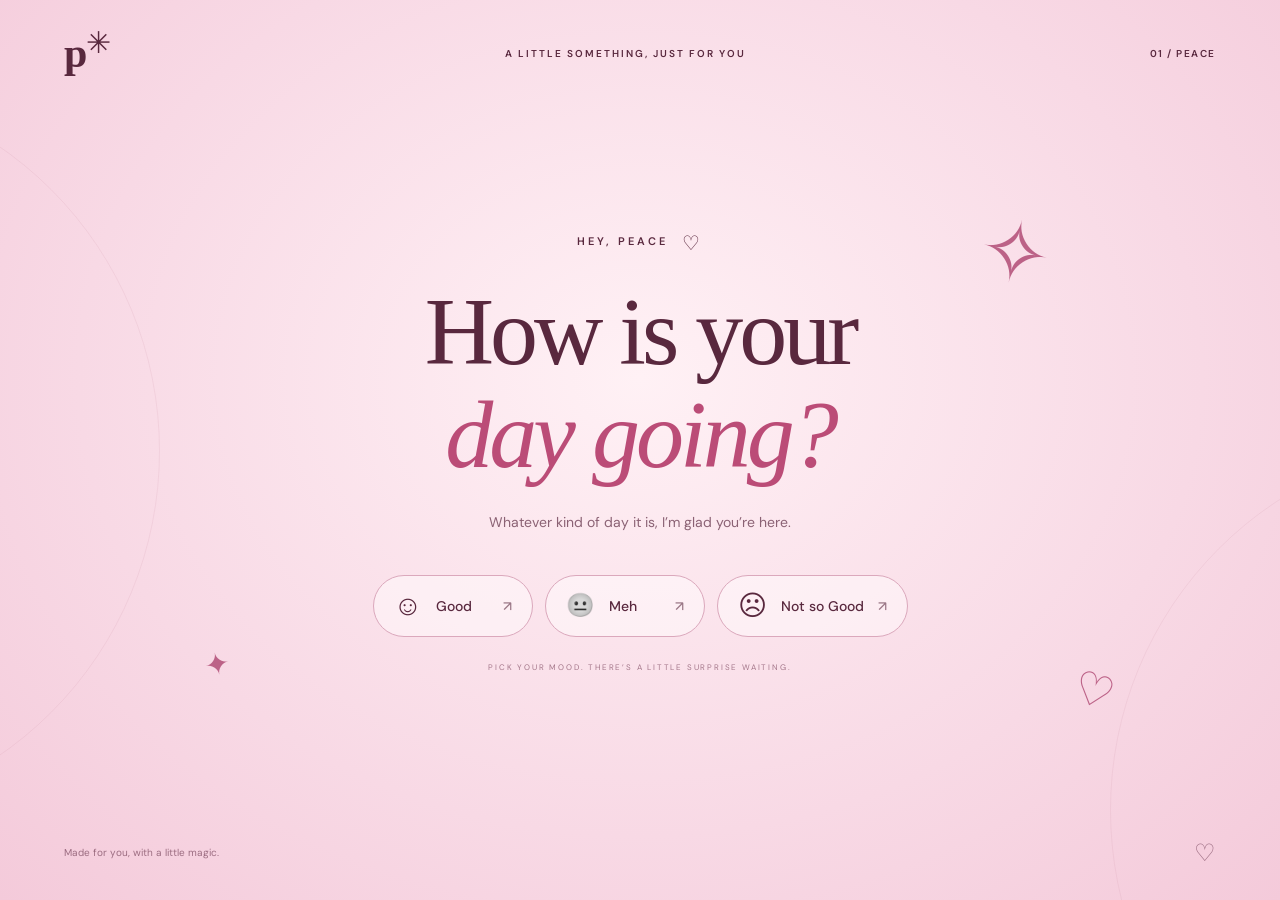
<file: index.html>
<!doctype html>
<html lang="en">
<head>
<meta charset="utf-8">
<meta name="viewport" content="width=device-width,initial-scale=1">
<meta http-equiv="refresh" content="0;url=./peace/">
<meta name="theme-color" content="#f8d9e5">
<title>A little something for Peace</title>
<style>body{margin:0;min-height:100vh;display:grid;place-items:center;background:#f8d9e5;color:#59283e;font:18px Georgia,serif}a{color:inherit}</style>
</head>
<body><a href="./peace/">Open Peace’s surprise ♡</a></body>
</html>
</file>
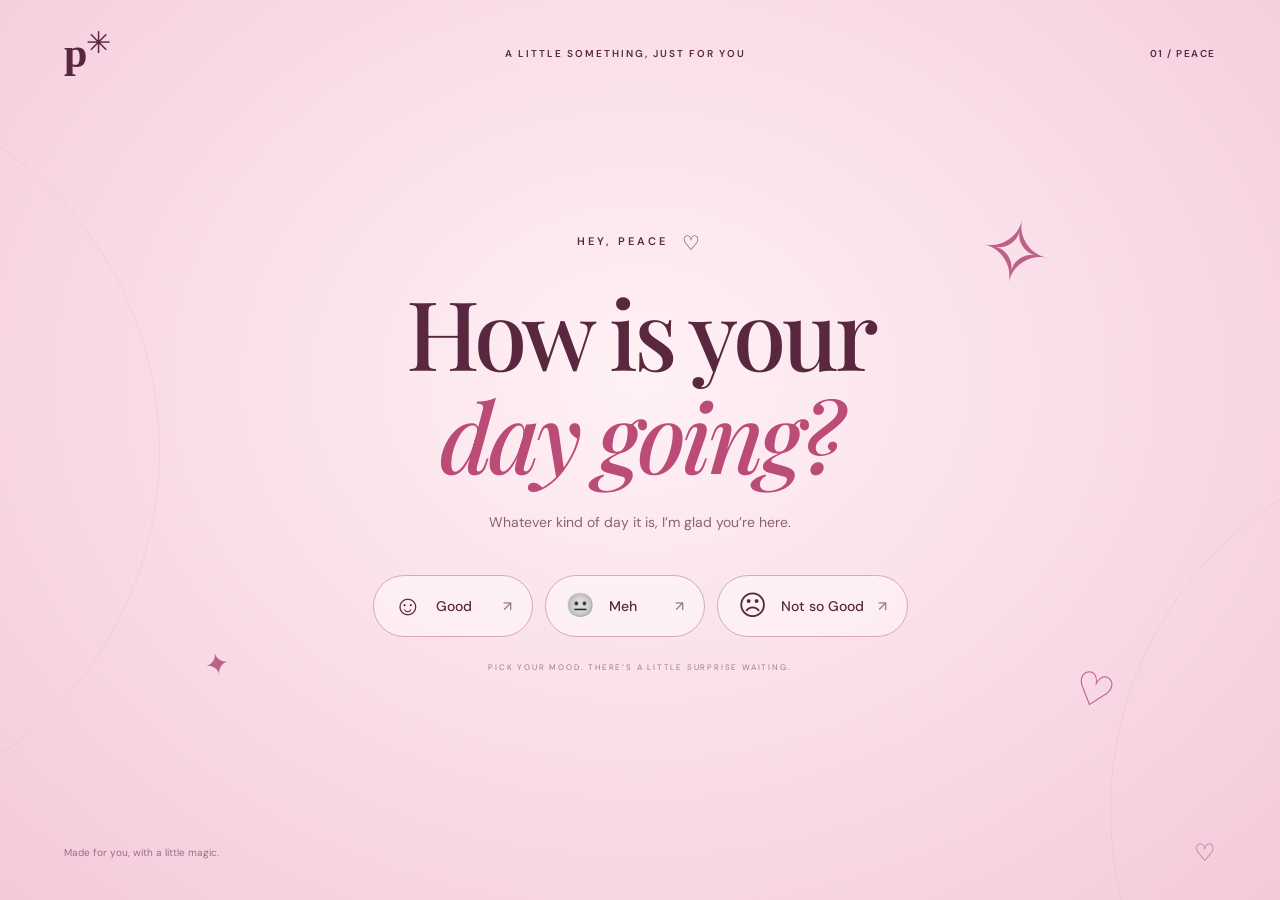
<file: peace/index.html>
<!doctype html>
<html lang="en">
<head>
  <meta charset="UTF-8">
  <meta name="viewport" content="width=device-width, initial-scale=1">
  <meta name="theme-color" content="#f8d9e5">
  <meta name="description" content="A little pink pick-me-up, just for Peace.">
  <title>A little something for Peace</title>
  <link rel="stylesheet" href="style.css">
  <script src="script.js" defer></script>
</head>
<body>
  <main>
    <section id="hello" class="scene hello" aria-labelledby="question">
      <header><span class="brand">p<span class="brand-star">✳</span></span><span>A LITTLE SOMETHING, JUST FOR YOU</span><span class="edition">01 / PEACE</span></header>
      <div class="orbit orbit-one" aria-hidden="true"></div><div class="orbit orbit-two" aria-hidden="true"></div>
      <div class="greeting">
        <span class="eyebrow">HEY, PEACE <span aria-hidden="true">♡</span></span>
        <h1 id="question">How is your<br><em>day going?</em></h1>
        <p>Whatever kind of day it is, I’m glad you’re here.</p>
        <div class="choices" aria-label="How is your day going?">
          <button type="button"><span class="face" aria-hidden="true">☺</span>Good<span class="arrow" aria-hidden="true">↗</span></button>
          <button type="button"><span class="face meh" aria-hidden="true">😐</span>Meh<span class="arrow" aria-hidden="true">↗</span></button>
          <button type="button"><span class="face" aria-hidden="true">☹</span>Not so Good<span class="arrow" aria-hidden="true">↗</span></button>
        </div>
        <span class="hint">PICK YOUR MOOD. THERE’S A LITTLE SURPRISE WAITING.</span>
      </div>
      <span class="doodle d1" aria-hidden="true">✧</span><span class="doodle d2" aria-hidden="true">✦</span><span class="doodle d3" aria-hidden="true">♡</span>
      <footer><span>Made for you, with a little magic.</span><span aria-hidden="true">♡</span></footer>
    </section>
    <section id="stars" class="scene stars" hidden aria-labelledby="better" tabindex="-1">
      <div id="starfield" aria-hidden="true"></div>
      <div class="promise"><span class="eyebrow">A LITTLE MAGIC FOR PEACE</span><h2 id="better">It’s about to get<br><em>much better.</em></h2><p>Even the darkest sky has a little light.</p></div>
      <div id="signal" class="signal" hidden>
        <div class="beam" aria-hidden="true"></div>
        <svg viewBox="0 0 500 280" role="img" aria-label="Batman sign"><ellipse cx="250" cy="140" rx="239" ry="128" fill="#ffe49a"/><ellipse cx="250" cy="140" rx="224" ry="113" fill="none" stroke="#171019" stroke-width="7"/><path fill="#171019" d="M250 235 C225 193 208 181 186 188 C173 159 150 152 126 168 C115 139 93 132 53 144 C75 118 91 78 98 58 C129 87 149 91 176 85 C186 108 205 112 219 101 L223 60 L238 79 L262 79 L277 60 L281 101 C295 112 314 108 324 85 C351 91 371 87 402 58 C409 78 425 118 447 144 C407 132 385 139 374 168 C350 152 327 159 314 188 C292 181 275 193 250 235Z"/></svg>
        <span class="signal-caption">SOMEONE’S LOOKING OUT FOR YOU.</span>
      </div>
    </section>
    <section id="blackout" class="blackout" hidden aria-label="The surprise has ended"></section>
  </main>
</body>
</html>
</file>
<file: peace/style.css>
@import url('https://fonts.googleapis.com/css2?family=DM+Sans:wght@400;500;600;700&family=Playfair+Display:ital,wght@0,500;0,600;1,500;1,600&display=swap');
:root{font-family:'DM Sans',sans-serif;color:#59283e;background:#f8d9e5;font-synthesis:none}*{box-sizing:border-box}body{margin:0}[hidden]{display:none!important}.scene{min-height:100svh;position:relative;overflow:hidden}.hello{background:radial-gradient(ellipse at 50% 42%,#fff1f5 0%,#f8d9e5 62%,#f4cada 100%);display:flex;flex-direction:column;padding:32px 5vw}header,footer{display:flex;align-items:center;justify-content:space-between;position:relative;z-index:1}header{font-size:10px;letter-spacing:2px;font-weight:600}.brand{font-family:Georgia,serif;font-size:42px;line-height:1;letter-spacing:-6px}.brand-star{display:inline-block;font-size:30px;vertical-align:top;transform:translate(5px,-4px)}.edition{font-size:10px;letter-spacing:1.5px}.greeting{margin:auto;text-align:center;padding:70px 0 80px;position:relative;z-index:1}.eyebrow{font-size:11px;font-weight:600;letter-spacing:3px}.eyebrow span{font-size:20px;vertical-align:middle;margin-left:8px}h1,h2{font-family:'Playfair Display',Georgia,serif;font-weight:500;line-height:1.08;letter-spacing:-4px;margin:24px 0}h1{font-size:clamp(60px,7.5vw,104px)}em{color:#bb4c77;font-weight:500}p{font-size:14px;line-height:1.7;color:#8b6274}.choices{display:flex;gap:12px;justify-content:center;margin-top:40px}button{font:500 14px 'DM Sans',sans-serif;color:#59283e;border:1px solid #dba8bc;background:#ffffff6b;border-radius:80px;padding:16px 20px;display:flex;align-items:center;gap:14px;min-width:160px;cursor:pointer;transition:transform .2s,background .2s,box-shadow .2s}button:hover{background:#fff3f7;transform:translateY(-4px);box-shadow:0 8px 25px #b94e7720}button:focus-visible{outline:3px solid #a83564;outline-offset:5px}.face{font:28px Georgia,serif;line-height:1}.face.meh{font-size:23px;filter:grayscale(1)}.arrow{margin-left:auto;opacity:.6}.hint{display:block;font-size:8px;letter-spacing:1.8px;margin-top:25px;color:#a4778a}footer{font-size:10px;color:#9b6c80}footer span:last-child{font-size:24px}.orbit{position:absolute;border:1px solid #c98ba326;border-radius:50%;width:740px;height:740px;pointer-events:none}.orbit-one{left:-580px;top:9%}.orbit-two{right:-570px;bottom:-280px}.doodle{position:absolute;color:#bc6287;pointer-events:none}.d1{font-size:85px;top:22%;right:18%;transform:rotate(12deg)}.d2{font-size:30px;bottom:24%;left:16%;transform:rotate(-12deg)}.d3{font-size:45px;right:13%;bottom:20%;transform:rotate(18deg)}.stars{background:radial-gradient(ellipse at 50% 80%,#51233f,#1b1027 60%,#110d1c);color:#fbe7ef;text-align:center;display:flex;align-items:center;justify-content:center;flex-direction:column;outline:none}.promise{position:relative;z-index:1;transition:transform 1s}.promise .eyebrow{color:#d79cb8;font-size:10px}h2{font-size:clamp(52px,6.5vw,86px)}h2 em{color:#f0a6c7}.promise p{color:#bd9ab6}.star{position:absolute;width:3px;height:3px;border-radius:50%;background:#ffe5f3;box-shadow:0 0 9px #ffb7e5;animation:twinkle var(--duration) ease-in-out infinite;animation-delay:var(--delay)}.star.cross{width:2px;height:11px}.star.cross:after{content:'';position:absolute;background:inherit;width:11px;height:2px;left:-4.5px;top:4.5px}.signal{position:relative;z-index:1;width:min(440px,75vw);margin-top:38px;animation:appear 1.2s ease-out both}.signal svg{width:100%;filter:drop-shadow(0 0 28px #ffda8870);position:relative}.signal-caption{display:block;color:#dec9a2;font-size:9px;letter-spacing:2.5px;margin-top:23px}.beam{position:absolute;inset:-50% -20% -100%;background:linear-gradient(0deg,transparent,#ffdfa80b);clip-path:polygon(0 0,100% 0,52% 100%);pointer-events:none}.stars.revealed .promise{transform:translateY(-12px)}.blackout{position:fixed;inset:0;background:#000;z-index:10}@keyframes twinkle{0%,100%{opacity:.15;transform:scale(.6)}50%{opacity:1;transform:scale(1.2)}}@keyframes appear{from{opacity:0;transform:scale(.8)}to{opacity:1;transform:scale(1)}}@media(max-width:600px){.hello{padding:24px}.edition{display:none}header{font-size:8px;letter-spacing:1px}.greeting{padding:65px 0}.choices{flex-direction:column;align-items:stretch;margin:32px auto 0;max-width:270px;gap:10px}button{padding:12px 20px}.hint{max-width:240px;margin:22px auto 0;line-height:1.8}.d1{right:6%;top:16%;font-size:50px}.d2{left:5%;bottom:24%;font-size:23px}.d3{right:4%;bottom:15%;font-size:30px}h1,h2{letter-spacing:-2px}.promise{padding:0 18px}.signal{margin-top:20px}.stars{padding:40px 0}.promise p{font-size:12px}}@media(prefers-reduced-motion:reduce){*,*:before,*:after{animation:none!important;transition:none!important}.star{opacity:.7}}
</file>
